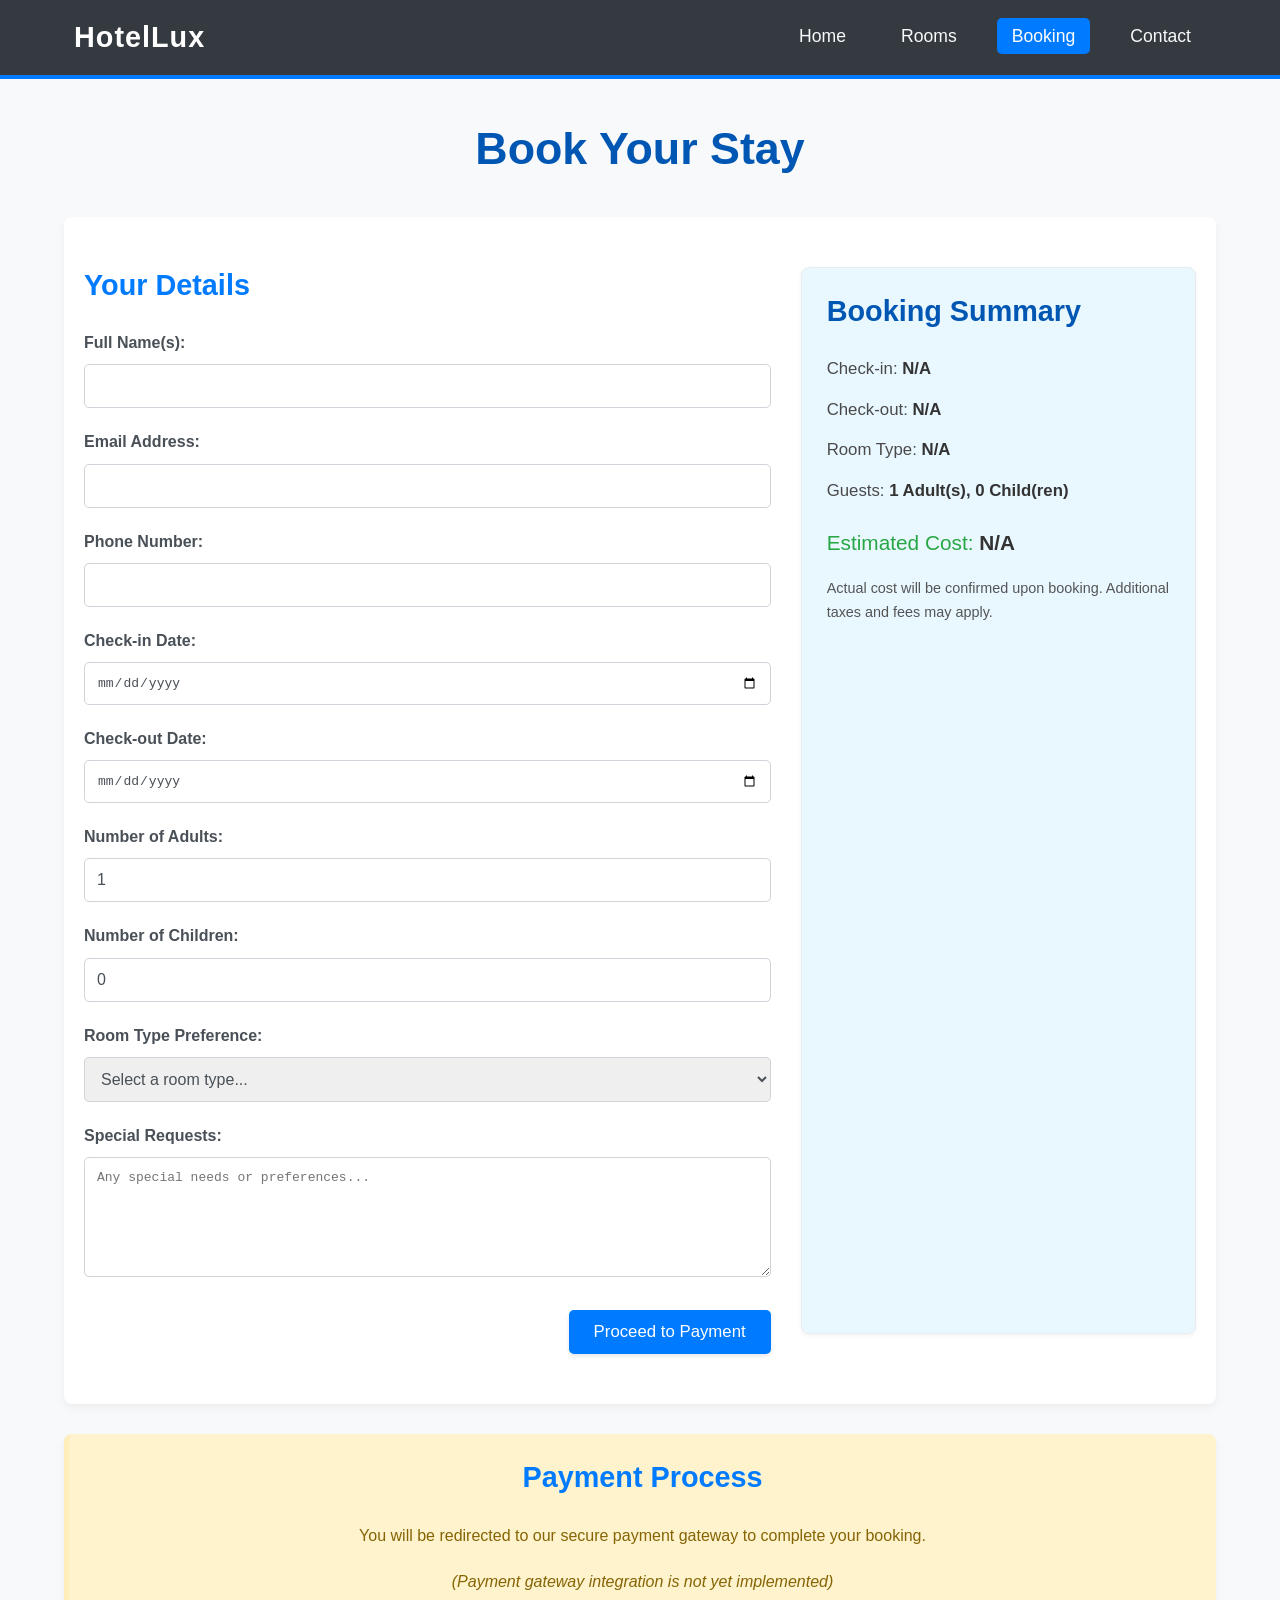
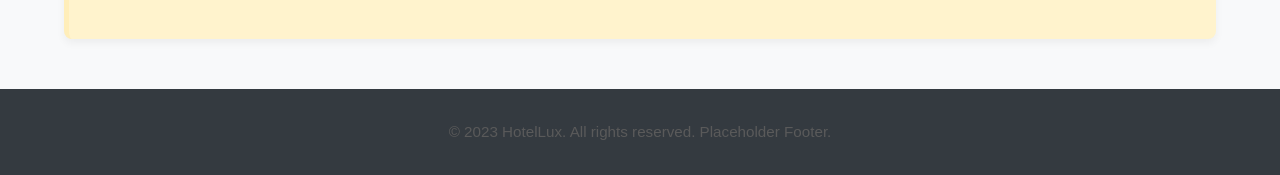
<file: booking.html>
<!DOCTYPE html>
<html lang="en">
<head>
    <meta charset="UTF-8">
    <meta name="viewport" content="width=device-width, initial-scale=1.0">
    <title>Hotel Booking - Booking</title>
    <link rel="stylesheet" href="style.css">
    <link rel="stylesheet" href="https://cdnjs.cloudflare.com/ajax/libs/font-awesome/5.15.3/css/all.min.css">
</head>
<body>
    <nav>
        <div class="container">
            <a href="index.html" class="logo">HotelLux</a>
            <ul>
                <li><a href="index.html">Home</a></li>
                <li><a href="rooms.html">Rooms</a></li>
                <li><a href="booking.html" class="active">Booking</a></li>
                <li><a href="contact.html">Contact</a></li>
            </ul>
        </div>
    </nav>

<main id="main-content">
    <div class="container">
        <h1 class="page-title">Book Your Stay</h1>

        <div class="booking-layout section">
            <section class="booking-form-section">
                <h2 class="section-title-sub">Your Details</h2>
                <form id="bookingForm" class="styled-form">
                    <div class="form-group">
                        <label for="guestName">Full Name(s):</label>
                        <input type="text" id="guestName" name="guestName" required>
                    </div>
                    <div class="form-group">
                        <label for="email">Email Address:</label>
                        <input type="email" id="email" name="email" required>
                    </div>
                    <div class="form-group">
                        <label for="phone">Phone Number:</label>
                        <input type="tel" id="phone" name="phone" required>
                    </div>
                    <div class="form-group">
                        <label for="checkInDate">Check-in Date:</label>
                        <input type="date" id="checkInDate" name="checkInDate" required>
                    </div>
                    <div class="form-group">
                        <label for="checkOutDate">Check-out Date:</label>
                        <input type="date" id="checkOutDate" name="checkOutDate" required>
                    </div>
                    <div class="form-group">
                        <label for="numAdults">Number of Adults:</label>
                        <input type="number" id="numAdults" name="numAdults" min="1" value="1" required>
                    </div>
                    <div class="form-group">
                        <label for="numChildren">Number of Children:</label>
                        <input type="number" id="numChildren" name="numChildren" min="0" value="0">
                    </div>
                    <div class="form-group">
                        <label for="roomType">Room Type Preference:</label>
                        <select id="roomType" name="roomType">
                            <option value="">Select a room type...</option>
                            <option value="standard-queen">Standard Queen Room</option>
                            <option value="deluxe-king">Deluxe King Suite</option>
                            <option value="family-room">Family Room</option>
                            <option value="single-room">Cozy Single Room</option>
                        </select>
                    </div>
                    <div class="form-group">
                        <label for="specialRequests">Special Requests:</label>
                        <textarea id="specialRequests" name="specialRequests" rows="3" placeholder="Any special needs or preferences..."></textarea>
                    </div>
                    <div class="form-actions">
                        <button type="submit" class="btn">Proceed to Payment</button>
                    </div>
                </form>
            </section>

            <aside class="booking-summary-section card">
                <h3 class="section-title-sub">Booking Summary</h3>
                <div class="summary-item" id="summaryCheckIn">Check-in: <span>N/A</span></div>
                <div class="summary-item" id="summaryCheckOut">Check-out: <span>N/A</span></div>
                <div class="summary-item" id="summaryRoomType">Room Type: <span>N/A</span></div>
                <div class="summary-item" id="summaryGuests">Guests: <span>N/A</span></div>
                <div class="summary-item summary-cost" id="summaryEstimatedCost">Estimated Cost: <span>$0.00</span></div>
                <p class="summary-note">Actual cost will be confirmed upon booking. Additional taxes and fees may apply.</p>
            </aside>
        </div>

        <section class="payment-placeholder-section section text-center">
            <h2 class="section-title-sub">Payment Process</h2>
            <p>You will be redirected to our secure payment gateway to complete your booking.</p>
            <p><em>(Payment gateway integration is not yet implemented)</em></p>
        </section>
    </div> <!-- /.container -->
</main> <!-- /#main-content -->

    <footer>
        <div class="container">
            <p>&copy; 2023 HotelLux. All rights reserved. Placeholder Footer.</p>
        </div>
    </footer>

    <script src="script.js"></script>
</body>
</html>
</file>
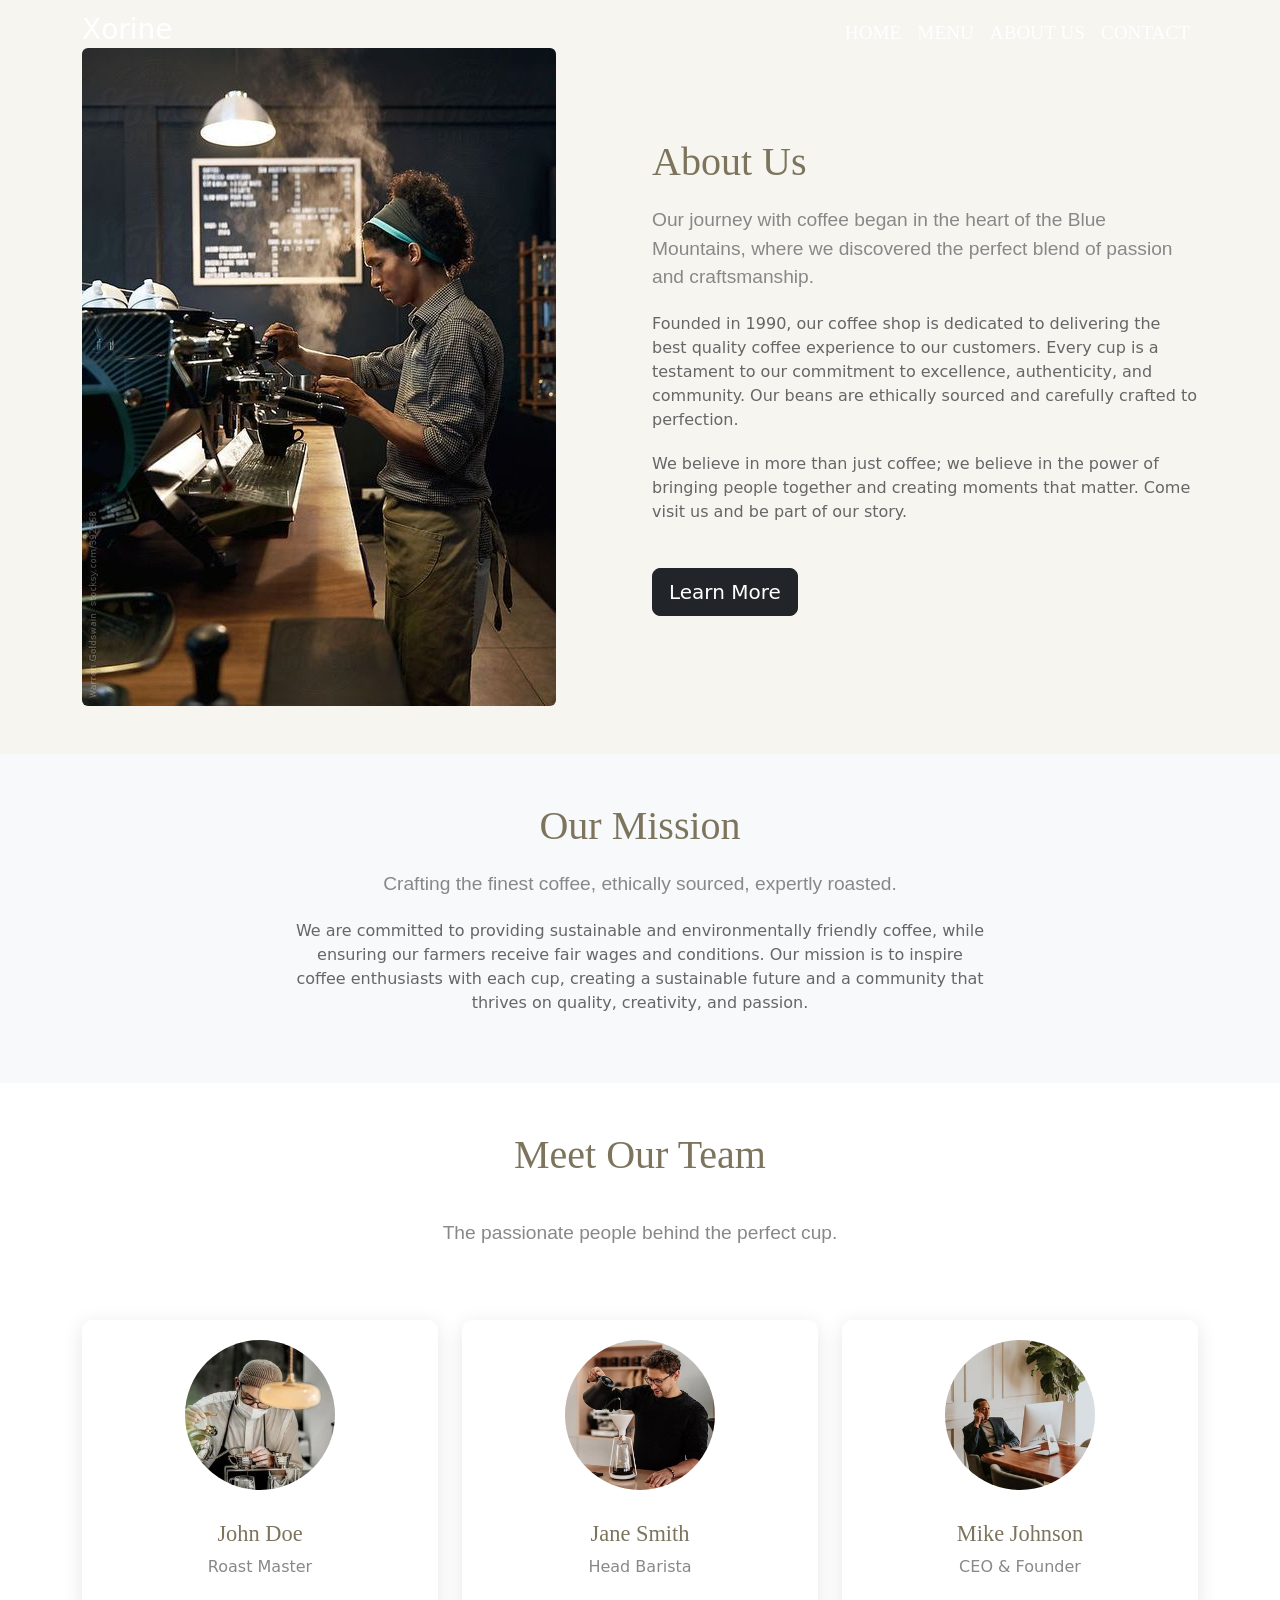
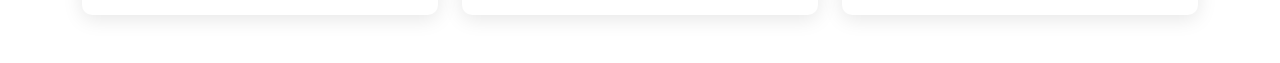
<file: Html/About us.html>
<!DOCTYPE html>
<html lang="en">
<head>
    <meta charset="UTF-8">
    <meta name="viewport" content="width=device-width, initial-scale=1.0">
    <title>Xorine</title>
    <link rel="stylesheet" href="../Css/About us.css">
    <link rel="stylesheet" href="../bootstrap-5.3.3-dist/bootstrap-5.3.3-dist/css/bootstrap.css">
    <link rel="icon" href="../Imges/85984411d0281113179065628d9d061f-removebg-preview (1).png">
    <link rel="stylesheet" href="https://cdnjs.cloudflare.com/ajax/libs/font-awesome/6.0.0-beta3/css/all.min.css">
</head>
<body>

    <nav class="navbar navbar-expand-lg navbar-dark fixed-top">
        <div class="container">
            <a class="navbar-brand" href="#">
               <h3>Xorine</h3>
            </a>
            <button class="navbar-toggler" type="button" data-bs-toggle="collapse" data-bs-target="#navbarNav" aria-controls="navbarNav" aria-expanded="false" aria-label="Toggle navigation">
                <span class="navbar-toggler-icon"></span>
            </button>
            <div class="collapse navbar-collapse justify-content-end" id="navbarNav">
                <ul class="navbar-nav">
                    <li class="nav-item">
                        <a class="nav-link" href="../Html/Home.html">Home</a>
                    </li>
                    <li class="nav-item">
                        <a class="nav-link " href="../Html/Menu.html">Menu</a>
                    </li>
                    <li class="nav-item">
                        <a class="nav-link active" href="#">About Us</a>
                    </li>
                    <li class="nav-item">
                        <a class="nav-link" href="../Html/Contact Us.html">Contact</a>
                    </li>
                    
                </ul>
            </div>
        </div>
    </nav>

    <section class="about-us py-5">
        <div class="container">
            <div class="row align-items-center">
                <!-- About Us Image -->
                <div class="col-lg-6 mb-4 mb-lg-0">
                    <img src="../Imges/30fe9834470eed166e532740ae3cc6b9.jpg" alt="Coffee Shop" class="img-fluid about-img rounded">
                </div>
                <!-- About Us Content -->
                <div class="col-lg-6">
                    <h2 class="section-title">About Us</h2>
                    <p class="section-subtitle">Our journey with coffee began in the heart of the Blue Mountains, where we discovered the perfect blend of passion and craftsmanship.</p>
                    <p class="section-desc">
                        Founded in 1990, our coffee shop is dedicated to delivering the best quality coffee experience to our customers. Every cup is a testament to our commitment to excellence, authenticity, and community. Our beans are ethically sourced and carefully crafted to perfection.
                    </p>
                    <p class="section-desc">
                        We believe in more than just coffee; we believe in the power of bringing people together and creating moments that matter. Come visit us and be part of our story.
                    </p>
                    <a href="#mission" class="btn btn-dark btn-lg mt-4">Learn More</a>
                </div>
            </div>
        </div>
    </section>
    
    <!-- Our Mission Section -->
    <section id="mission" class="our-mission py-5 bg-light">
        <div class="container">
            <div class="row">
                <div class="col text-center">
                    <h2 class="section-title">Our Mission</h2>
                    <p class="section-subtitle">Crafting the finest coffee, ethically sourced, expertly roasted.</p>
                    <p class="section-desc mx-auto" style="max-width: 700px;">
                        We are committed to providing sustainable and environmentally friendly coffee, while ensuring our farmers receive fair wages and conditions. Our mission is to inspire coffee enthusiasts with each cup, creating a sustainable future and a community that thrives on quality, creativity, and passion.
                    </p>
                </div>
            </div>
        </div>
    </section>
    
    <!-- Meet Our Team Section -->
    <section class="team py-5">
        <div class="container">
            <h2 class="section-title text-center">Meet Our Team</h2>
            <p class="section-subtitle text-center">The passionate people behind the perfect cup.</p>
            
            <div class="row g-4 mt-5">
                <!-- Team Member 1 -->
                <div class="col-lg-4 col-md-6">
                    <div class="team-member text-center">
                        <img src="../Imges/17639ee01bb34bdf4932ef3693ce3fd8.jpg" alt="Team Member" class="img-fluid rounded-circle mb-3">
                        <h4 class="team-name">John Doe</h4>
                        <p class="team-role">Roast Master</p>
                    </div>
                </div>
                <!-- Team Member 2 -->
                <div class="col-lg-4 col-md-6">
                    <div class="team-member text-center">
                        <img src="../Imges/3557566fab9dec01af1be26ed6d6f367.jpg" alt="Team Member" class="img-fluid rounded-circle mb-3">
                        <h4 class="team-name">Jane Smith</h4>
                        <p class="team-role">Head Barista</p>
                    </div>
                </div>
                <!-- Team Member 3 -->
                <div class="col-lg-4 col-md-6">
                    <div class="team-member text-center">
                        <img src="../Imges/d41bfa3ada80ffb9975298c06519b35a.jpg" alt="Team Member" class="img-fluid rounded-circle mb-3">
                        <h4 class="team-name">Mike Johnson</h4>
                        <p class="team-role">CEO & Founder</p>
                    </div>
                </div>
            </div>
        </div>
    </section>

    <script src="../Js/About us.js"></script>
    <script src="../bootstrap-5.3.3-dist/bootstrap-5.3.3-dist/js/bootstrap.bundle.min.js"></script>
    
</body>
</html>
</file>
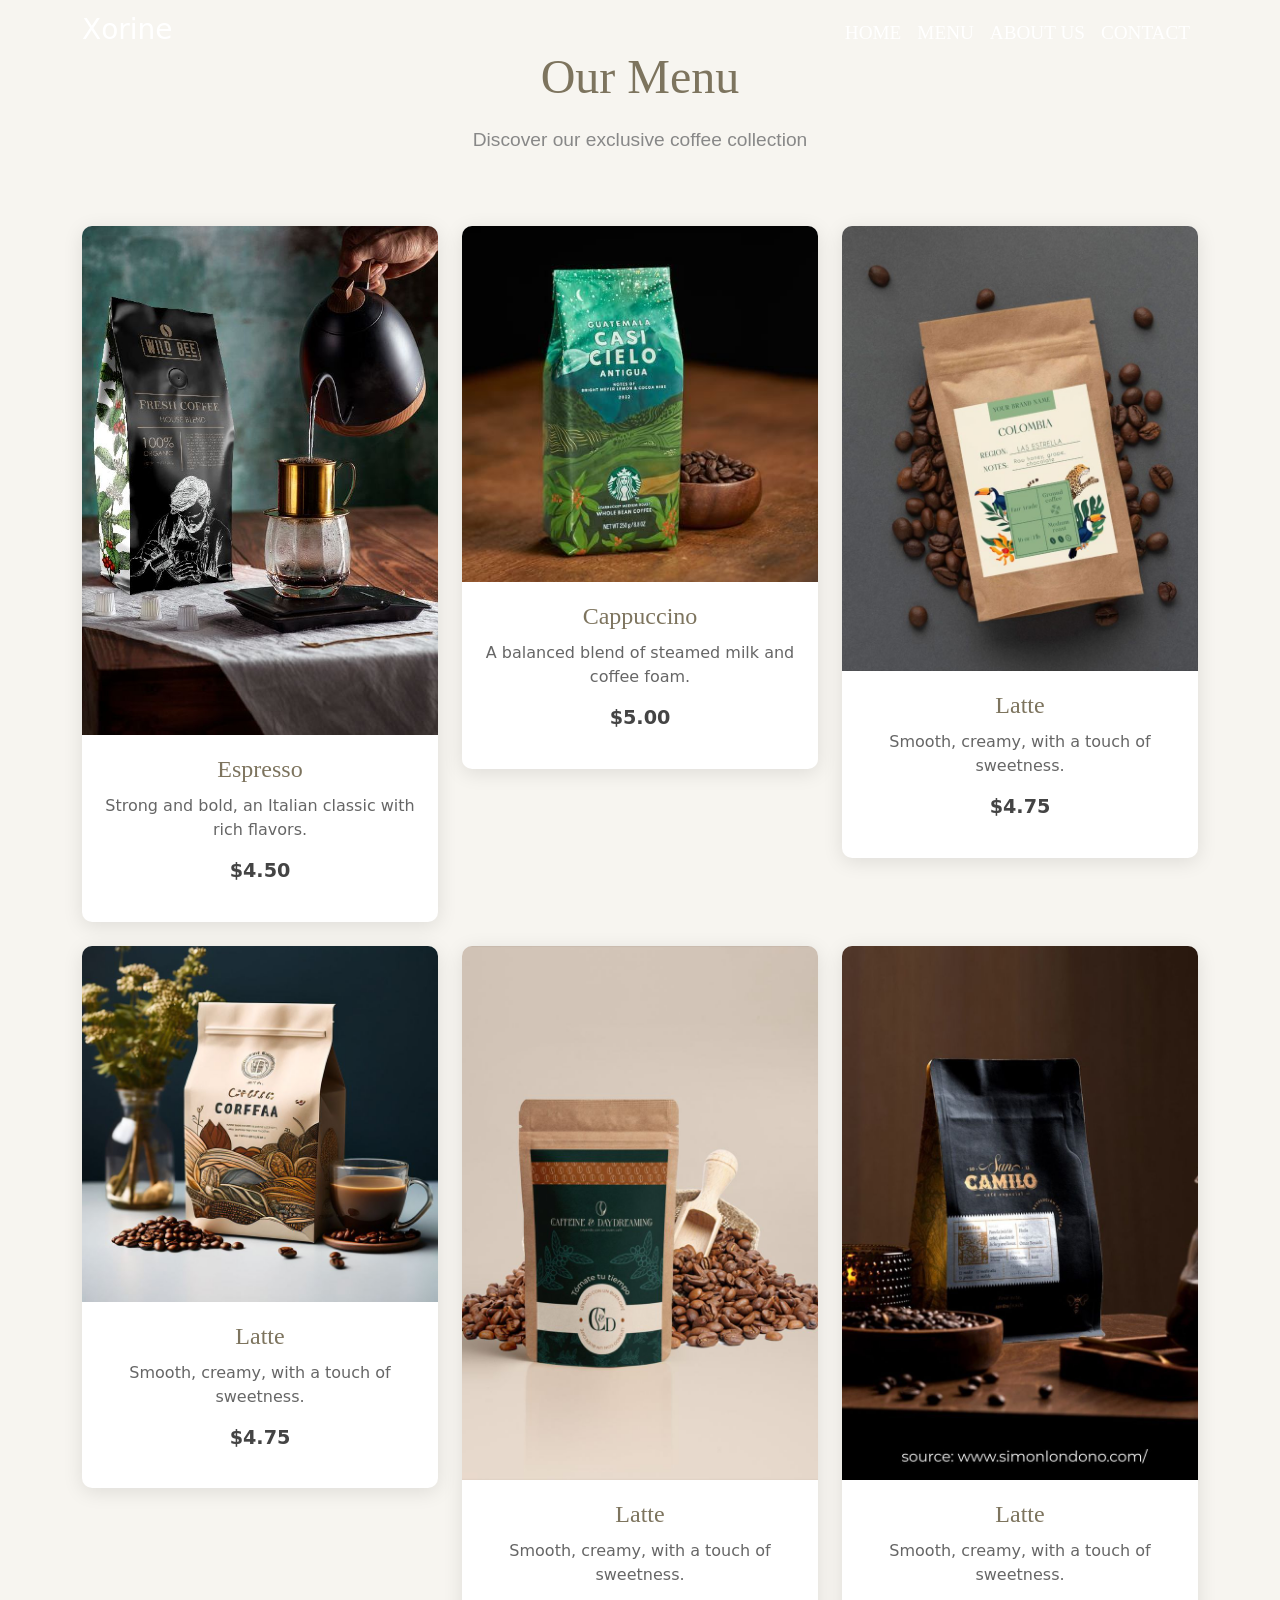
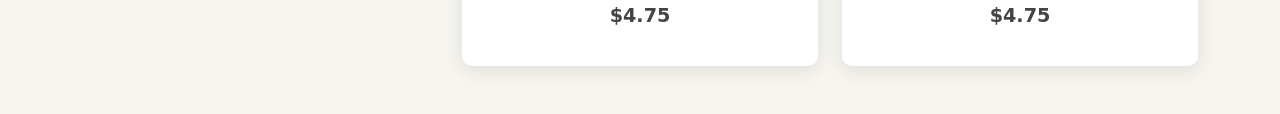
<file: Html/Menu.html>
<!DOCTYPE html>
<html lang="en">
<head>
    <meta charset="UTF-8">
    <meta name="viewport" content="width=device-width, initial-scale=1.0">
    <title>Xorine</title>
    <link rel="stylesheet" href="../Css/Menu.css">
    <link rel="stylesheet" href="../bootstrap-5.3.3-dist/bootstrap-5.3.3-dist/css/bootstrap.css">
    <link rel="icon" href="../Imges/85984411d0281113179065628d9d061f-removebg-preview (1).png">
    <link rel="stylesheet" href="https://cdnjs.cloudflare.com/ajax/libs/font-awesome/6.0.0-beta3/css/all.min.css">
</head>
<body>

    <nav class="navbar navbar-expand-lg navbar-dark fixed-top">
        <div class="container">
            <a class="navbar-brand" href="#">
               <h3>Xorine</h3>
            </a>
            <button class="navbar-toggler" type="button" data-bs-toggle="collapse" data-bs-target="#navbarNav" aria-controls="navbarNav" aria-expanded="false" aria-label="Toggle navigation">
                <span class="navbar-toggler-icon"></span>
            </button>
            <div class="collapse navbar-collapse justify-content-end" id="navbarNav">
                <ul class="navbar-nav">
                    <li class="nav-item">
                        <a class="nav-link" href="../Html/Home.html">Home</a>
                    </li>
                    <li class="nav-item">
                        <a class="nav-link active" href="#">Menu</a>
                    </li>
                    <li class="nav-item">
                        <a class="nav-link" href="../Html/About us.html">About Us</a>
                    </li>
                    <li class="nav-item">
                        <a class="nav-link" href="../Html/Contact Us.html">Contact</a>
                    </li>
                    
                </ul>
            </div>
        </div>
    </nav>

    <section class="menu-section py-5">
        <div class="container">
            <h2 class="section-title text-center">Our Menu</h2>
            <p class="section-subtitle text-center">Discover our exclusive coffee collection</p>
            
            <!-- Menu Grid -->
            <div class="row g-4 mt-5">
                <!-- Coffee Item 1 -->
                <div class="col-lg-4 col-md-6">
                    <div class="menu-item">
                        <img src="../Imges/Wild Bee Coffee Packing Design (1).jpg" class="img-fluid" alt="Espresso Coffee">
                        <div class="menu-info">
                            <h4 class="coffee-name">Espresso</h4>
                            <p class="coffee-desc">Strong and bold, an Italian classic with rich flavors.</p>
                            <p class="coffee-price">$4.50</p>
                        </div>
                    </div>
                </div>
                <!-- Coffee Item 2 -->
                <div class="col-lg-4 col-md-6">
                    <div class="menu-item">
                        <img src="../Imges/Best coffee packaging.jpg" class="img-fluid" alt="Cappuccino Coffee">
                        <div class="menu-info">
                            <h4 class="coffee-name">Cappuccino</h4>
                            <p class="coffee-desc">A balanced blend of steamed milk and coffee foam.</p>
                            <p class="coffee-price">$5.00</p>
                        </div>
                    </div>
                </div>
                <!-- Coffee Item 3 -->
                <div class="col-lg-4 col-md-6">
                    <div class="menu-item">
                        <img src="../Imges/Coffee Bag Label Template.jpg" class="img-fluid" alt="Latte Coffee">
                        <div class="menu-info">
                            <h4 class="coffee-name">Latte</h4>
                            <p class="coffee-desc">Smooth, creamy, with a touch of sweetness.</p>
                            <p class="coffee-price">$4.75</p>
                        </div>
                    </div>
                </div>
                <div class="col-lg-4 col-md-6">
                    <div class="menu-item">
                        <img src="../Imges/Coffee packaging design.jpg" class="img-fluid" alt="Latte Coffee">
                        <div class="menu-info">
                            <h4 class="coffee-name">Latte</h4>
                            <p class="coffee-desc">Smooth, creamy, with a touch of sweetness.</p>
                            <p class="coffee-price">$4.75</p>
                        </div>
                    </div>
                </div>
                <div class="col-lg-4 col-md-6">
                    <div class="menu-item">
                        <img src="../Imges/EMPAQUE PARA CAFÉ.jpg" class="img-fluid" alt="Latte Coffee">
                        <div class="menu-info">
                            <h4 class="coffee-name">Latte</h4>
                            <p class="coffee-desc">Smooth, creamy, with a touch of sweetness.</p>
                            <p class="coffee-price">$4.75</p>
                        </div>
                    </div>
                </div>
                <div class="col-lg-4 col-md-6">
                    <div class="menu-item">
                        <img src="../Imges/SAN CAMILO Coffee Pouch Packaging Design.jpg" class="img-fluid" alt="Latte Coffee">
                        <div class="menu-info">
                            <h4 class="coffee-name">Latte</h4>
                            <p class="coffee-desc">Smooth, creamy, with a touch of sweetness.</p>
                            <p class="coffee-price">$4.75</p>
                        </div>
                    </div>
                </div>
    
                <!-- Add more coffee items as needed -->
    
            </div>
        </div>
    </section>

    <script src="../Js/Menu.js"></script>
    <script src="../bootstrap-5.3.3-dist/bootstrap-5.3.3-dist/js/bootstrap.bundle.min.js"></script>
</body>
</html>
</file>
<file: style.css>
/* CSS Reset (Simplified) */
* {
    margin: 0;
    padding: 0;
    box-sizing: border-box;
}

html {
    scroll-behavior: smooth;
}

body {
    font-family: 'Segoe UI', Tahoma, Geneva, Verdana, sans-serif; /* Modern sans-serif font */
    line-height: 1.7;
    color: #4A4A4A; /* Dark Gray for text */
    background-color: #f8f9fa; /* Light Gray background */
    display: flex;
    flex-direction: column;
    min-height: 100vh;
}

.container {
    width: 90%;
    max-width: 1200px; /* Slightly wider for modern screens */
    margin: auto;
}

/* Navigation Styles */
nav {
    background-color: #343a40; /* Darker, more professional navbar */
    color: #fff;
    padding: 0.8rem 0;
    border-bottom: 4px solid #007bff; /* Primary Blue accent */
    position: sticky;
    top: 0;
    z-index: 1000;
}

nav .container {
    display: flex;
    justify-content: space-between;
    align-items: center;
    padding: 0 10px; /* Add some padding for nav content */
}

nav .logo {
    font-size: 1.8em;
    font-weight: 700; /* Bolder logo */
    color: #fff;
    text-decoration: none;
    letter-spacing: 1px;
}

nav ul {
    list-style: none;
    display: flex;
}

nav ul li {
    margin-left: 25px; /* Increased spacing */
}

nav ul li a {
    color: #f8f9fa; /* Lighter text for contrast */
    text-decoration: none;
    font-size: 1.1em;
    padding: 8px 15px; /* More padding */
    border-radius: 5px;
    transition: background-color 0.2s ease-in-out, color 0.2s ease-in-out;
}

nav ul li a:hover,
nav ul li a.active {
    background-color: #007bff; /* Primary Blue accent */
    color: #fff;
}

/* Main Content Wrapper */
#main-content {
    flex: 1; /* Allows main content to grow and push footer down */
    padding: 20px 0;
}

/* Headings */
h1, h2, h3, h4, h5, h6 {
    margin-bottom: 1em; /* Adjusted spacing */
    color: #343a40; /* Darker shade for headings */
    line-height: 1.3;
    font-weight: 600; /* Slightly bolder headings */
}

.page-title { /* Used for primary page titles like "Our Rooms" */
    font-size: 2.8em;
    text-align: center;
    margin-top: 20px;
    margin-bottom: 40px; /* More space below title */
    color: #0056b3; /* Darker Blue */
}

.section-title { /* For titles within sections like "Our Amenities" */
    font-size: 2.2em;
    text-align: center;
    margin-bottom: 35px;
    color: #343a40;
}
.section-title-sub { /* For sub-headings within sections like form titles */
    font-size: 1.8em;
    margin-bottom: 25px;
    color: #007bff;
}


p {
    margin-bottom: 1.2em; /* Slightly more paragraph spacing */
    color: #5a5a5a; /* Softer paragraph text color */
}

a {
    color: #007bff; /* Primary link color */
    text-decoration: none;
    transition: color 0.2s ease-in-out;
}

a:hover {
    color: #0056b3; /* Darker on hover */
    text-decoration: underline;
}

/* Buttons */
.btn {
    display: inline-block;
    background-color: #007bff; /* Primary Blue */
    color: #fff;
    padding: 12px 25px; /* Larger buttons */
    text-decoration: none;
    border: none;
    border-radius: 5px;
    font-size: 1.05em;
    font-weight: 500;
    cursor: pointer;
    transition: background-color 0.2s ease-in-out, transform 0.1s ease;
    box-shadow: 0 2px 4px rgba(0,0,0,0.1);
}

.btn:hover {
    background-color: #0056b3; /* Darker Blue */
    color: #fff;
    text-decoration: none;
    transform: translateY(-1px);
}

.btn-secondary {
    background-color: #6c757d; /* Gray for secondary actions */
}
.btn-secondary:hover {
    background-color: #545b62;
}

/* Form Error Styling */
.error-message {
    color: #D32F2F; /* Darker, more accessible red */
    font-size: 0.875em; /* Overriding the JS one for consistency if desired */
    margin-top: 5px; /* Overriding the JS one for consistency if desired */
}

.is-invalid { /* Style for the input field itself when invalid */
    border-color: #D32F2F !important; /* Ensure override, match error text color */
    /* box-shadow: 0 0 0 0.2rem rgba(211, 47, 47, .25); Optional focus-like ring for errors */
}


/* Forms */
.styled-form .form-group { /* Add class to forms for specific styling */
    margin-bottom: 20px; /* Increased spacing */
}

.styled-form .form-group label {
    display: block;
    margin-bottom: 8px; /* Increased spacing */
    font-weight: 600; /* Bolder labels */
    color: #495057;
}

.styled-form .form-group input[type="text"],
.styled-form .form-group input[type="email"],
.styled-form .form-group input[type="tel"],
.styled-form .form-group input[type="date"],
.styled-form .form-group input[type="number"],
.styled-form .form-group select,
.styled-form .form-group textarea {
    width: 100%;
    padding: 12px;
    border: 1px solid #ced4da; /* Lighter border */
    border-radius: 5px;
    box-sizing: border-box;
    font-size: 1em;
    color: #495057;
    transition: border-color 0.2s ease-in-out, box-shadow 0.2s ease-in-out;
}

.styled-form .form-group input:focus,
.styled-form .form-group select:focus,
.styled-form .form-group textarea:focus {
    border-color: #007bff; 
    outline: none;
    box-shadow: 0 0 0 0.2rem rgba(0,123,255,.25); /* Focus ring */
}

.styled-form .form-group textarea {
    resize: vertical;
    min-height: 120px;
}
.form-actions { /* Container for form buttons */
    margin-top: 25px;
    text-align: right; /* Align buttons to the right */
}
.form-actions .btn {
    min-width: 150px; /* Ensure buttons have a decent width */
}


/* Utility Classes */
.text-center { text-align: center; }
.mb-1 { margin-bottom: 1rem !important; }
.mb-2 { margin-bottom: 2rem !important; }
.mt-1 { margin-top: 1rem !important; }
.mt-2 { margin-top: 2rem !important; }

/* Section Styling */
.section {
    padding: 50px 20px; /* Increased padding */
    background-color: #fff;
    margin-bottom: 30px; /* Increased spacing */
    border-radius: 8px;
    box-shadow: 0 4px 8px rgba(0,0,0,0.05); /* Softer shadow */
}
.section.bg-light { /* Optional light background for alternating sections */
    background-color: #f8f9fa;
}


/* Card base style */
.card {
    background-color: #fff;
    border: 1px solid #e9ecef; /* Lighter border */
    border-radius: 8px;
    padding: 20px;
    margin-bottom: 20px;
    box-shadow: 0 2px 5px rgba(0,0,0,0.05);
    transition: transform 0.2s ease-in-out, box-shadow 0.2s ease-in-out;
}
.card:hover {
    transform: translateY(-5px);
    box-shadow: 0 6px 12px rgba(0,0,0,0.1);
}

/* Footer */
footer {
    margin-top: auto; 
    background-color: #343a40; /* Matching navbar dark */
    color: #f8f9fa;
    padding: 30px 0;
    text-align: center;
}
footer p {
    margin: 0;
    font-size: 0.95em;
}
footer a {
    color: #007bff;
}
footer a:hover {
    color: #55aaff;
}

/* --- Homepage Styles (index.html) --- */
.hero {
    background: url('https://via.placeholder.com/1500x600?text=Beautiful+Hotel+View') no-repeat center center/cover; /* Placeholder */
    color: #fff;
    padding: 100px 20px;
    text-align: center;
    position: relative;
    border-radius: 0 0 8px 8px; /* Rounded bottom corners if nav is sticky */
    margin-bottom: 30px;
}
.hero::before { /* Overlay for better text readability */
    content: '';
    position: absolute;
    top: 0;
    left: 0;
    width: 100%;
    height: 100%;
    background-color: rgba(0, 0, 0, 0.5);
    border-radius: 0 0 8px 8px;
}
.hero-content {
    position: relative; /* To sit on top of the overlay */
    z-index: 1;
}
.hero-image { display: none; } /* Hide the img tag if using background image */

.hero-title {
    font-size: 3.5em;
    margin-bottom: 0.5em;
    color: #fff;
    font-weight: 700;
}
.hero-subtitle {
    font-size: 1.5em;
    margin-bottom: 1.5em;
    color: #f0f0f0;
}
.hero .btn { margin: 0 10px; }

/* Amenities Section */
.amenities-section { padding-top: 30px; }
.amenities-grid {
    display: grid;
    grid-template-columns: repeat(auto-fit, minmax(250px, 1fr));
    gap: 25px;
    text-align: center;
}
.amenity-item {
    padding: 25px;
    background-color: #f8f9fa; /* Light background for items */
    border-radius: 8px;
    border: 1px solid #e9ecef;
    transition: transform 0.2s, box-shadow 0.2s;
}
.amenity-item:hover {
    transform: translateY(-5px);
    box-shadow: 0 4px 10px rgba(0,0,0,0.08);
}
.amenity-item img {
    max-width: 60px;
    margin-bottom: 15px;
}
.amenity-item h3 {
    font-size: 1.4em;
    color: #007bff;
    margin-bottom: 10px;
}

/* Offers Section */
.offers-grid {
    display: grid;
    grid-template-columns: repeat(auto-fit, minmax(300px, 1fr));
    gap: 25px;
}
.offer-item.card img {
    width: 100%;
    height: 200px;
    object-fit: cover;
    border-top-left-radius: 8px;
    border-top-right-radius: 8px;
}
.offer-content {
    padding: 20px;
}
.offer-content h3 {
    font-size: 1.5em;
    margin-top: 0;
    color: #007bff;
}

/* Testimonials Section */
.testimonial-slider {
    display: grid;
    grid-template-columns: repeat(auto-fit, minmax(300px, 1fr));
    gap: 25px;
}
.testimonial-item.card {
    background-color: #e9f7ff; /* Light blue background */
    border-left: 5px solid #007bff;
}
.testimonial-item p {
    font-style: italic;
    color: #333;
    margin-bottom: 10px;
}
.testimonial-author {
    display: block;
    text-align: right;
    font-weight: bold;
    color: #0056b3;
}

/* --- Rooms Page Styling (rooms.html) --- */
.filter-section {
    margin-bottom: 30px;
    padding: 25px;
}
.filter-form {
    display: grid;
    grid-template-columns: repeat(auto-fit, minmax(200px, 1fr));
    gap: 20px;
    align-items: end; /* Align items to bottom for button */
}
.filter-form .form-group { margin-bottom: 0; } /* Reset margin for grid layout */
.filter-amenities label.checkbox-label { font-weight: normal; margin-left: 5px;}
.filter-amenities div { margin-bottom: 5px; display: flex; align-items: center;}
.filter-buttons { grid-column: 1 / -1; text-align: center; margin-top: 10px;} /* Span full width */

.room-grid {
    display: grid;
    grid-template-columns: repeat(auto-fit, minmax(320px, 1fr));
    gap: 30px;
}
.room-item.card img {
    width: 100%;
    height: 220px;
    object-fit: cover;
    border-top-left-radius: 8px;
    border-top-right-radius: 8px;
}
.room-details { padding: 20px; }
.room-details h3 { font-size: 1.6em; color: #007bff; margin-top:0; }
.room-features { font-size: 0.95em; margin-bottom: 15px; }
.room-price {
    font-size: 1.3em;
    font-weight: bold;
    color: #28a745; /* Green for price */
    margin-bottom: 15px;
}

/* --- Booking Page Styling (booking.html) --- */
.booking-layout {
    display: flex;
    flex-wrap: wrap;
    gap: 30px; /* Gap between form and summary */
}
.booking-form-section {
    flex: 2; /* Form takes more space */
    min-width: 300px; /* Ensure form is not too squeezed */
}
.booking-summary-section {
    flex: 1;
    min-width: 280px;
    padding: 25px;
    background-color: #e9f7ff; /* Light blue background */
}
.booking-summary-section h3 { color: #0056b3;}
.summary-item { margin-bottom: 12px; font-size: 1.05em;}
.summary-item span { font-weight: 600; color: #333; }
.summary-cost { font-size: 1.3em; margin-top: 20px; color: #28a745; }
.summary-cost span { font-weight: 700; }
.summary-note { font-size: 0.9em; color: #555; margin-top: 15px; }

.payment-placeholder-section {
    padding: 25px;
    background-color: #fff3cd; /* Light yellow for info */
    border-left: 5px solid #ffeeba;
}
.payment-placeholder-section p { color: #856404; } /* Darker yellow text */


/* --- Contact Page Styling (contact.html) --- */
.contact-layout {
    display: flex;
    flex-wrap: wrap;
    gap: 30px;
}
.contact-form-section {
    flex: 2;
    min-width: 300px;
}
.contact-info-section.card {
    flex: 1;
    min-width: 280px;
    background-color: #f8f9fa;
}
.contact-info-section h2 { color: #0056b3; }
.contact-info-item {
    display: flex;
    align-items: center;
    margin-bottom: 20px;
    font-size: 1.05em;
}
.contact-icon { /* For Font Awesome icons */
    font-size: 1.5em;
    color: #007bff;
    margin-right: 15px;
    width: 30px; /* Fixed width for alignment */
    text-align: center;
}
.map-placeholder-section { padding: 25px; }
.map-placeholder {
    background-color: #e9ecef;
    border: 1px solid #ced4da;
    text-align: center;
    padding: 20px; /* Reduced padding if image is used */
    border-radius: 5px;
}
.map-placeholder p { margin-bottom:15px; color: #495057; }
.map-placeholder img { max-width: 100%; height: auto; border-radius: 5px; }


/* Responsive Design Adjustments */
@media (max-width: 992px) {
    .page-title { font-size: 2.4em; }
    .section-title { font-size: 1.9em; }
    .hero-title { font-size: 2.8em; }
    .hero-subtitle { font-size: 1.3em; }

    .filter-form { grid-template-columns: repeat(auto-fit, minmax(180px, 1fr)); }
}

@media (max-width: 768px) {
    body { font-size: 15px; /* Adjust base font for smaller screens */ }
    nav .container {
        flex-direction: column;
        padding: 0;
    }
    nav .logo {
        margin-bottom: 10px;
        margin-top: 10px;
    }
    nav ul {
        flex-direction: column;
        width: 100%;
        text-align: center;
    }
    nav ul li {
        margin: 8px 0;
    }
    nav ul li a {
        display: block;
        padding: 10px;
    }

    .page-title { font-size: 2em; margin-bottom: 25px;}
    .section-title { font-size: 1.7em; margin-bottom: 25px;}
    .section-title-sub { font-size: 1.5em; margin-bottom: 20px;}

    .hero { padding: 60px 15px; }
    .hero-title { font-size: 2.2em; }
    .hero-subtitle { font-size: 1.1em; }
    .hero .btn { padding: 10px 15px; font-size: 0.95em; margin-bottom: 10px; display: block; width: 80%; margin-left:auto; margin-right:auto;}


    .amenities-grid, .offers-grid, .testimonial-slider, .room-grid {
        grid-template-columns: 1fr; /* Stack items on smaller screens */
        gap: 20px;
    }

    .booking-layout, .contact-layout {
        flex-direction: column;
    }
    .booking-form-section, .booking-summary-section,
    .contact-form-section, .contact-info-section {
        flex-basis: 100%; /* Full width */
    }
    .form-actions { text-align: center;}
    .form-actions .btn { width: 100%; }

    .filter-form { grid-template-columns: 1fr; } /* Stack filter elements */
    .filter-buttons { text-align: center; }
}

@media (max-width: 480px) {
    body { font-size: 14px; }
    .page-title { font-size: 1.8em; }
    .section-title { font-size: 1.5em; }
    .section-title-sub { font-size: 1.3em; }
    nav .logo { font-size: 1.6em; }
    .btn { padding: 10px 18px; font-size: 0.9em; }
    .styled-form .form-group input, 
    .styled-form .form-group select, 
    .styled-form .form-group textarea { padding: 10px; }
}
</file>
<file: Css/About us.css>
/* General Reset */
* {
    margin: 0;
    padding: 0;
    box-sizing: border-box;
}


.navbar {
    background-color: transparent; /* Initial transparent background */
    transition: background-color 0.4s ease;
    padding: 15px 0;
}

.navbar-logo {
    max-width: 120px;
}

.navbar-nav .nav-link {
    font-family: 'Playfair Display', serif;
    font-size: 1.2rem;
    text-transform: uppercase;
    padding: 10px 20px;
    color: #fff;
    transition: color 0.3s ease;
}

.navbar-nav .nav-link.active {
    color: #ffc107; /* Highlight active link */
}

.navbar-nav .nav-link:hover {
    color: #ffc107;
}

.navbar-toggler {
    border-color: rgba(255, 255, 255, 0.6);
}

/* Shop Now Button */
.nav-link.btn {
    background-color: #ffc107;
    color: #000;
    padding: 8px 20px;
    border-radius: 30px;
    transition: background-color 0.3s ease;
}

.nav-link.btn:hover {
    background-color: #e6a800;
    color: #fff;
}

/* Navbar Background on Scroll */
.navbar.scrolled {
    background-color: rgba(0, 0, 0, 0.9); /* Dark background after scroll */
}

/* Media Queries for Responsive Design */
@media (max-width: 992px) {
    .navbar-nav .nav-link {
        font-size: 1rem;
        padding: 8px 15px;
    }

    .navbar-logo {
        max-width: 100px;
    }

    .nav-link.btn {
        padding: 6px 15px;
    }
}

/* About Us Section */
.about-us {
    background-color: #f7f5f0;
    padding: 80px 0;
}

.section-title {
    font-family: 'Playfair Display', serif;
    font-size: 2.5rem;
    color: #7d745e;
    margin-bottom: 20px;
}

.section-subtitle {
    font-family: 'Roboto', sans-serif;
    font-size: 1.2rem;
    color: #888;
    margin-bottom: 20px;
}

.section-desc {
    font-size: 1rem;
    color: #666;
    margin-bottom: 20px;
}

.about-img {
    border-radius: 10px;
    object-fit: cover;
}

/* Our Mission Section */
.our-mission {
    background-color: #f2efe9;
    padding: 80px 0;
}

.our-mission .section-title {
    font-family: 'Playfair Display', serif;
    font-size: 2.5rem;
    color: #7d745e;
}

.our-mission .section-subtitle {
    font-family: 'Roboto', sans-serif;
    font-size: 1.2rem;
    color: #888;
    margin-bottom: 20px;
}

.our-mission .section-desc {
    font-size: 1rem;
    color: #666;
    margin-bottom: 20px;
}

/* Meet Our Team Section */
.team {
    padding: 80px 0;
}

.team .section-title {
    font-family: 'Playfair Display', serif;
    font-size: 2.5rem;
    color: #7d745e;
    margin-bottom: 40px;
}

.team .team-member {
    background-color: #fff;
    border-radius: 10px;
    padding: 20px;
    box-shadow: 0 4px 20px rgba(0, 0, 0, 0.1);
    transition: all 0.3s ease-in-out;
}

.team .team-member img {
    width: 150px;
    height: 150px;
    border-radius: 50%;
    object-fit: cover;
}

.team .team-member:hover {
    transform: translateY(-10px);
    box-shadow: 0 6px 30px rgba(0, 0, 0, 0.15);
}

.team-name {
    font-family: 'Playfair Display', serif;
    font-size: 1.4rem;
    color: #7d745e;
    margin-top: 15px;
}

.team-role {
    font-size: 1rem;
    color: #888;
    margin-top: 5px;
}

/* Responsive Design */
@media (max-width: 768px) {
    .section-title {
        font-size: 2rem;
    }

    .section-subtitle {
        font-size: 1rem;
    }

    .team-member img {
        width: 120px;
        height: 120px;
    }
}
</file>
<file: Css/Menu.css>
/* General Reset */
* {
    margin: 0;
    padding: 0;
    box-sizing: border-box;
}


.navbar {
    background-color: transparent; /* Initial transparent background */
    transition: background-color 0.4s ease;
    padding: 15px 0;
}

.navbar-logo {
    max-width: 120px;
}

.navbar-nav .nav-link {
    font-family: 'Playfair Display', serif;
    font-size: 1.2rem;
    text-transform: uppercase;
    padding: 10px 20px;
    color: #fff;
    transition: color 0.3s ease;
}

.navbar-nav .nav-link.active {
    color: #ffc107; /* Highlight active link */
}

.navbar-nav .nav-link:hover {
    color: #ffc107;
}

.navbar-toggler {
    border-color: rgba(255, 255, 255, 0.6);
}

/* Shop Now Button */
.nav-link.btn {
    background-color: #ffc107;
    color: #000;
    padding: 8px 20px;
    border-radius: 30px;
    transition: background-color 0.3s ease;
}

.nav-link.btn:hover {
    background-color: #e6a800;
    color: #fff;
}

/* Navbar Background on Scroll */
.navbar.scrolled {
    background-color: rgba(0, 0, 0, 0.9); /* Dark background after scroll */
}

/* Media Queries for Responsive Design */
@media (max-width: 992px) {
    .navbar-nav .nav-link {
        font-size: 1rem;
        padding: 8px 15px;
    }

    .navbar-logo {
        max-width: 100px;
    }

    .nav-link.btn {
        padding: 6px 15px;
    }
}

/* Menu Section */
.menu-section {
    background-color: #f7f5f0;
    padding: 80px 0;
}

.section-title {
    font-family: 'Playfair Display', serif;
    font-size: 3rem;
    color: #7d745e;
    margin-bottom: 20px;
}

.section-subtitle {
    font-family: 'Roboto', sans-serif;
    font-size: 1.2rem;
    color: #888;
}

.menu-item {
    position: relative;
    background-color: #fff;
    border-radius: 10px;
    overflow: hidden;
    box-shadow: 0 4px 20px rgba(0, 0, 0, 0.1);
    transition: transform 0.3s ease;
}

.menu-item img {
    width: 100%;
    height: auto;
    object-fit: cover;
}

.menu-info {
    padding: 20px;
    text-align: center;
}

.coffee-name {
    font-family: 'Playfair Display', serif;
    font-size: 1.5rem;
    color: #7d745e;
    margin-bottom: 10px;
}

.coffee-desc {
    font-size: 1rem;
    color: #666;
    margin-bottom: 15px;
}

.coffee-price {
    font-size: 1.2rem;
    font-weight: bold;
    color: #444;
}

.menu-item:hover {
    transform: translateY(-10px);
    box-shadow: 0 6px 30px rgba(0, 0, 0, 0.15);
}

/* Responsive Design */
@media (max-width: 768px) {
    .section-title {
        font-size: 2rem;
    }

    .section-subtitle {
        font-size: 1rem;
    }
}
</file>
